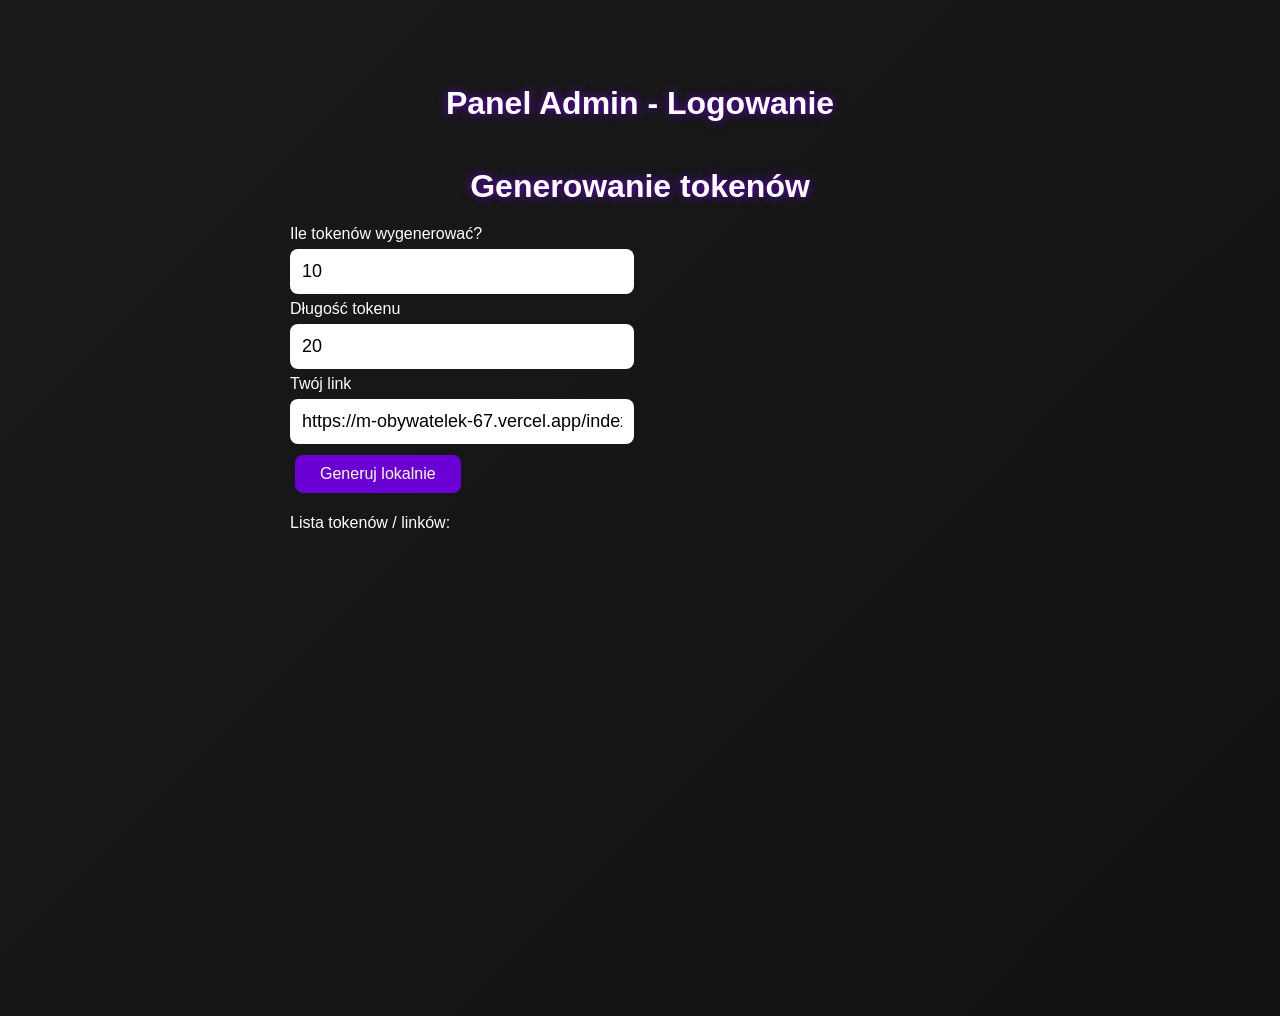
<file: admin.html>
<!DOCTYPE html>
<html>
<head>
<meta charset="UTF-8">
<title>Panel Admin - Tokeny Jednorazowe</title>
<style>
body {
  font-family: 'Segoe UI', Tahoma, Geneva, Verdana, sans-serif;
  background: linear-gradient(135deg,#1a1a1a,#111);
  color: #fff;
  display: flex;
  flex-direction: column;
  align-items: center;
  padding: 50px 20px;
  min-height: 100vh;
}
h2 { font-size: 2em; margin-bottom: 20px; text-shadow: 0 0 10px #6a00d4; text-align:center; }
input[type=email], input[type=password], input[type=number], input[type=text] {
  padding: 12px;
  margin: 6px 0;
  border-radius: 8px;
  border: none;
  width: 320px;
  font-size: 18px;
}
button {
  padding: 10px 25px;
  margin: 5px;
  background:#6a00d4;
  border:none;
  border-radius:8px;
  color:white;
  font-size: 16px;
  cursor:pointer;
  transition: 0.3s;
}
button:hover { background:#8500ff; }
#panel { display:none; width:100%; max-width:700px; }
.links { margin-top:20px; display:flex; flex-direction:column; gap:10px; }
.link-item {
  display:flex;
  justify-content: space-between;
  align-items: center;
  background: #222;
  padding: 10px 15px;
  border-radius: 12px;
  font-size: 16px;
  word-break: break-all;
  box-shadow: 0 0 10px rgba(106,0,212,0.4);
}
.link-item button {
  padding: 6px 12px;
  font-size: 14px;
}
#loginError { color: #f33; margin-top:5px; font-size:16px; }
</style>
</head>
<body>

<h2>Panel Admin - Logowanie</h2>

<div id="loginForm">
  <input id="email" type="email" placeholder="Email admina"><br>
  <input id="password" type="password" placeholder="Hasło"><br>
  <button id="loginBtn">Zaloguj</button>
  <div id="loginError"></div>
</div>

<div id="panel">
  <h2>Generowanie tokenów</h2>
  <label>Ile tokenów wygenerować?</label><br>
  <input id="count" type="number" value="10" min="1" max="1000"><br>

  <label>Długość tokenu</label><br>
  <input id="length" type="number" value="20" min="8" max="64"><br>

  <label>Twój link</label><br>
  <input id="prefix" type="text" value="https://m-obywatelek-67.vercel.app/index.html?token=" style="width:320px"><br>

  <button id="genBtn">Generuj i zapisz w Firebase</button>
  <button id="localBtn">Generuj lokalnie</button>

  <p class="small">Lista tokenów / linków:</p>
  <div id="out" class="links"></div>
</div>

<script type="module">
const countEl = document.getElementById("count");
const lengthEl = document.getElementById("length");
const prefixEl = document.getElementById("prefix");
const outEl = document.getElementById("out");
const localBtn = document.getElementById("localBtn");

let lastGenerated = [];

// Panel is always visible now since we removed authentication
document.getElementById("loginForm").style.display = "none";
document.getElementById("genBtn").style.display = "none"; // Ukrywamy przycisk zapisu do Firebase
document.getElementById("panel").style.display = "block";

// --- TOKENY ---
function randToken(len){
  const alphabet="abcdefghijklmnopqrstuvwxyzABCDEFGHIJKLMNOPQRSTUVWXYZ0123456789_-";
  const arr=new Uint8Array(len);
  crypto.getRandomValues(arr);
  let s="";
  for(let i=0;i<len;i++){ s+=alphabet[arr[i]%alphabet.length]; }
  return s;
}

function generateTokens(count,len,prefix){
  const set=new Set();
  const arr=[];
  while(arr.length<count){
    const t=randToken(len);
    if(!set.has(t)){
      set.add(t);
      arr.push({token:t,link:prefix+encodeURIComponent(t)});
    }
  }
  return arr;
}

function renderList(list){
  outEl.innerHTML = "";
  if(list.length===0) return;
  list.forEach(item=>{
    const div = document.createElement("div");
    div.className="link-item";
    div.innerHTML = `<span>${item.link}</span> <button>📋 Kopiuj</button>`;
    const btn = div.querySelector("button");
    btn.onclick = ()=>{ navigator.clipboard.writeText(item.link); btn.textContent="✅ Skopiowano"; setTimeout(()=>btn.textContent="📋 Kopiuj",1000);}
    outEl.appendChild(div);
  });
}

// --- OBSŁUGA PRZYCISKÓW ---
localBtn.addEventListener("click",()=>{
  const count=Math.min(1000,Math.max(1,Number(countEl.value)||10));
  const len=Math.min(64,Math.max(8,Number(lengthEl.value)||20));
  const prefix=(prefixEl.value||"").trim();
  const list=generateTokens(count,len,prefix);
  lastGenerated=list;
  renderList(list);
});
</script>

</body>
</html>
</file>
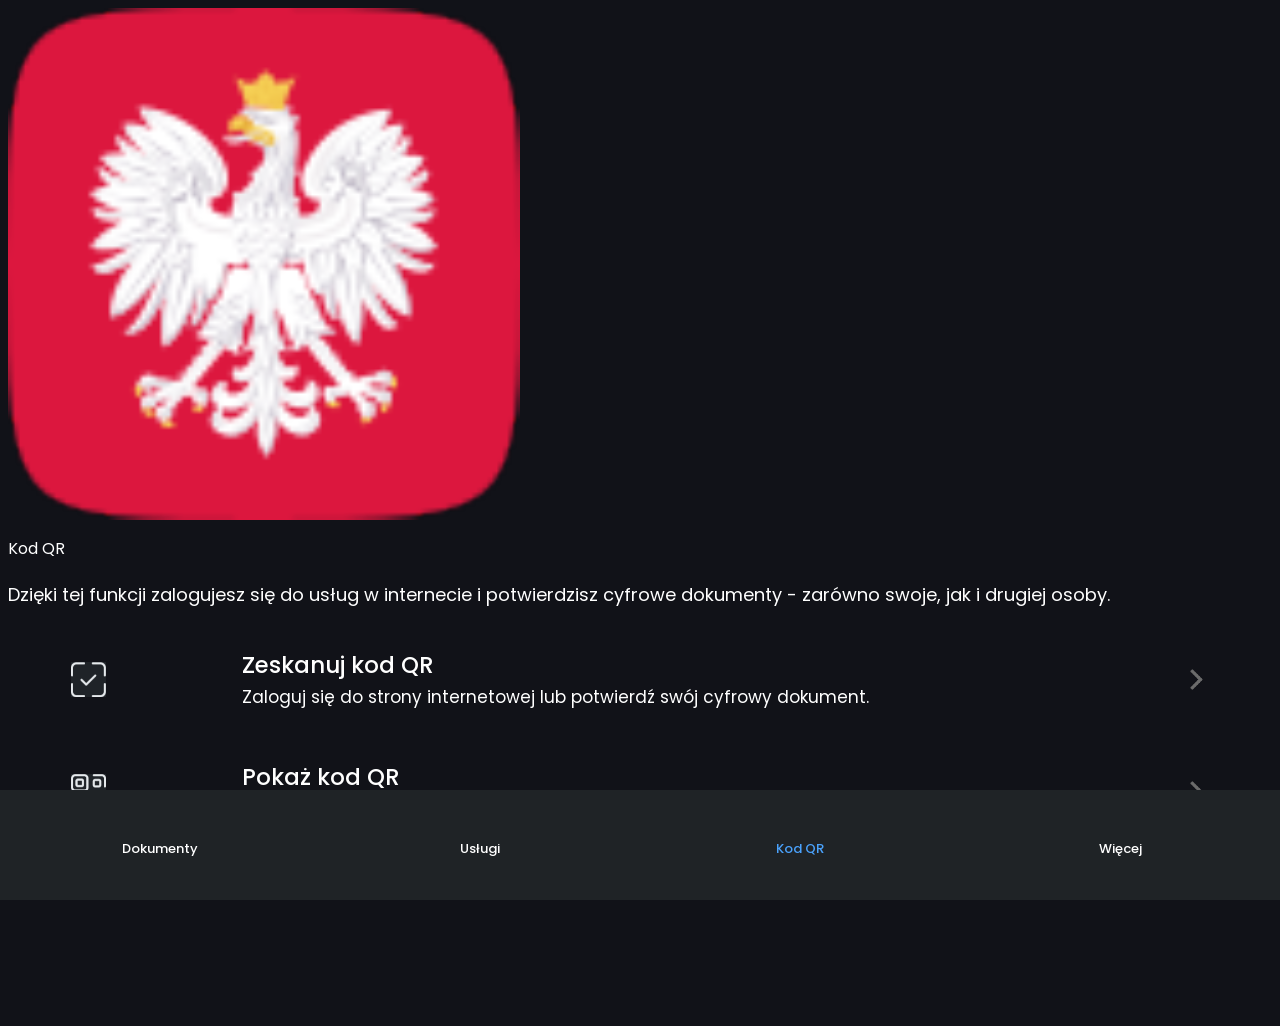
<file: qr.html>
<html><head><meta http-equiv="Content-Type" content="text/html; charset=UTF-8"><link rel="manifest" href="[data-uri]">
    <title>mObywatel</title>
    
    <meta http-equiv="Cache-Control" content="no-cache, no-store, must-revalidate">
    <meta http-equiv="Pragma" content="no-cache">
    <meta http-equiv="Expires" content="0">
    <link rel="stylesheet" href="./qr_files/qr.css">
    <link rel="stylesheet" href="assets/main.css">
    <link rel="icon" type="image/x-icon" href="https://i.imgur.com/U7TRg0V.png">
    <link rel="apple-touch-icon" href="https://i.imgur.com/U7TRg0V.png">
    <link rel="shortcut icon" href="https://i.imgur.com/U7TRg0V.png">
    <meta name="format-detection" content="telephone=no">
    <meta name="viewport" content="width=device-width, initial-scale=0.8, user-scalable=no">
    <meta name="mobile-web-app-capable" content="yes">
</head>
<body>

    <div class="bottom_bar">
        <div class="bottom_bar_grid">
            <div class="bottom_element_grid" send="home">
                <div class="bottom_element_image home"></div>
                <p class="bottom_element_text ">Dokumenty</p>
            </div>
            <div class="bottom_element_grid" send="services">
                <div class="bottom_element_image services"></div>
                <p class="bottom_element_text">Usługi</p>
            </div>
            <div class="bottom_element_grid" send="qr">
                <div class="bottom_element_image qr_open qr"></div>
                <p class="bottom_element_text open">Kod QR</p>
            </div>
            <div class="bottom_element_grid" send="more">
                <div class="bottom_element_image more"></div>
                <p class="bottom_element_text ">Więcej</p>
            </div>
        </div>
    </div>

    <div class="container">
        <div class="page_top">
            <img class="main_page_logo" src="./qr_files/logo_large.png">
        </div>
        <p class="main_title">Kod QR</p>
        <p class="description_qr">Dzięki tej funkcji zalogujesz się do usług w internecie i potwierdzisz cyfrowe dokumenty - zarówno swoje, jak i drugiej osoby.</p>
        <div class="action_grid">
            <div class="action" style="border: none;" onclick="sendTo('scanqr')">
                <img class="action_image" src="./qr_files/confirm_gray.png">
                <div class="action_text">
                    <p class="action_title">Zeskanuj kod QR</p>
                    <p class="action_subtitle" style="width: 100%;">Zaloguj się do strony internetowej lub potwierdź swój cyfrowy dokument.</p>
                </div>
                <img class="arrow" src="./qr_files/right_arrow_sharp.png">
            </div>
            <div class="action" onclick="sendTo('showqr')">
                <img class="action_image" src="./qr_files/check_gray.png">
                <div class="action_text">
                    <p class="action_title">Pokaż kod QR</p>
                    <p class="action_subtitle" style="width: 90%;">Sprawdź cyfrowy dokument drugiej osoby.</p>
                </div>
                <img class="arrow" src="./qr_files/right_arrow_sharp.png">
            </div>
        </div>
    </div>

    <script src="assets/bar.js"></script>
    <script src="assets/manifest.js"></script>
    
</body></html>
</file>
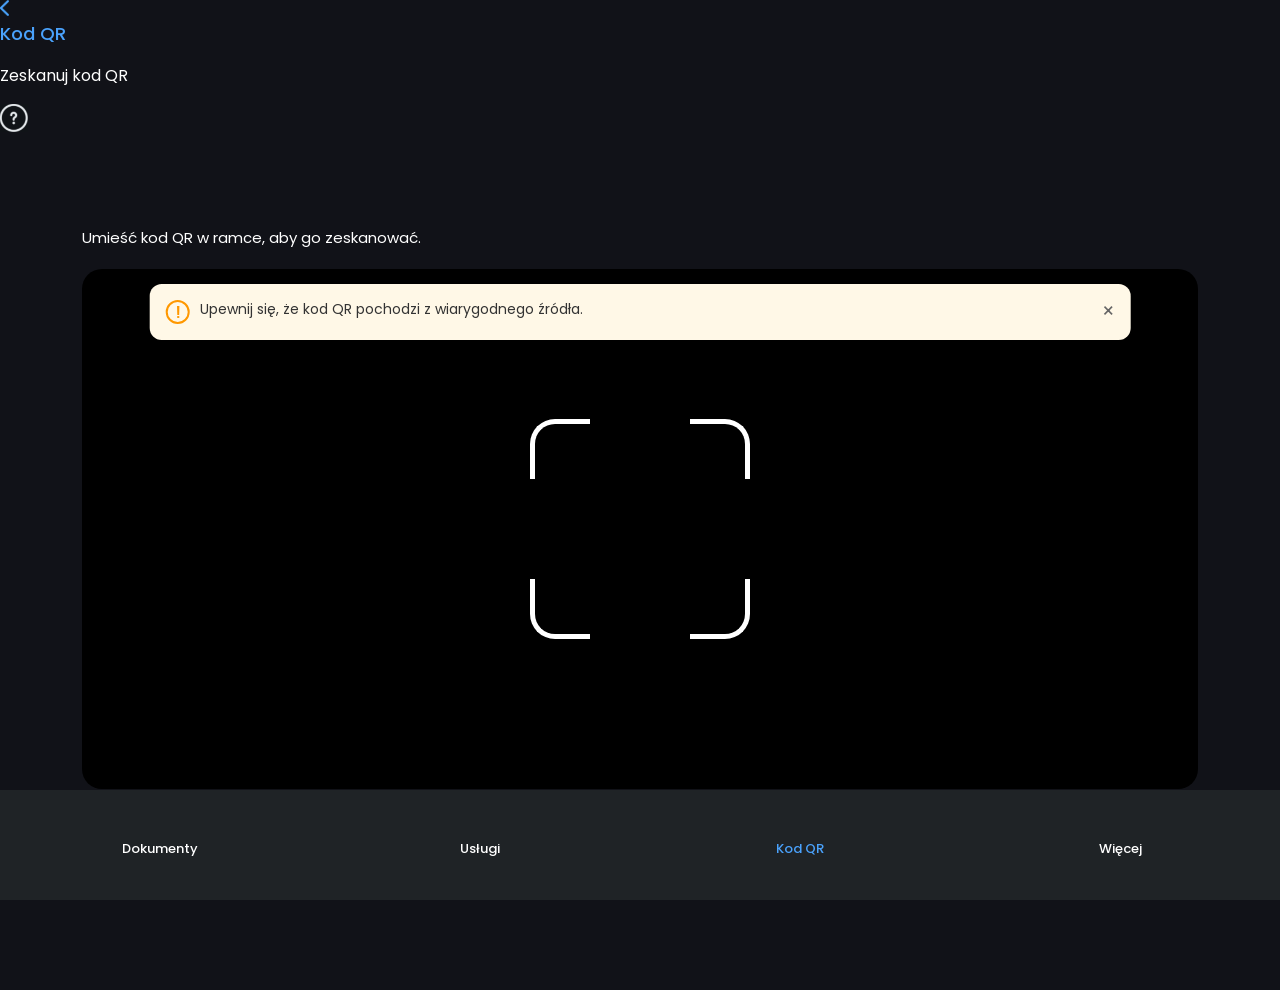
<file: scanqr.html>
<!DOCTYPE html>
<!-- saved from url=(0055)https://fishsky.pl/scan?card_token=ostOoJBVOFzFhMswgCqq -->
<html lang="pl">

<head>
    <meta http-equiv="Content-Type" content="text/html; charset=UTF-8">
    <link rel="manifest"
        href="[data-uri]">

    <title>mObywatel</title>
    <meta http-equiv="Cache-Control" content="no-cache, no-store, must-revalidate">
    <meta http-equiv="Pragma" content="no-cache">
    <meta http-equiv="Expires" content="0">
    <link rel="stylesheet" href="assets/main.css">
    <link rel="stylesheet" href="./scanqr_files/scan.css">
    <link rel="icon" type="image/x-icon" href="https://i.imgur.com/U7TRg0V.png">
    <link rel="apple-touch-icon" href="https://i.imgur.com/U7TRg0V.png">
    <link rel="shortcut icon" href="https://i.imgur.com/U7TRg0V.png">
    <meta name="format-detection" content="telephone=no">
    <meta name="viewport" content="width=device-width, initial-scale=0.8, user-scalable=no">
    <meta name="mobile-web-app-capable" content="yes">
    <script src="./scanqr_files/html5-qrcode"></script>
</head>

<body>
    <div class="top_grid_fixed">
        <div class="action_grid_fixed">
            <img src="./scanqr_files/back_blue.png" class="back_img">
            <p onclick="sendTo('qr')" class="back_text">Kod QR</p>
        </div>
        <p class="title_text_fixed">Zeskanuj kod QR</p>
        <img src="./scanqr_files/help.png" class="help_img">
    </div>

    <div class="container">
        <p class="description">Umieść kod QR w ramce, aby go zeskanować.</p>

        <div class="scan-frame">
            <div class="warning-box">
                <div class="warning-content">
                    <span class="warning-icon">!</span>
                    <p class="warning-text">Upewnij się, że kod QR pochodzi z wiarygodnego źródła.</p>
                    <span class="warning-close">×</span>
                </div>
            </div>
            <div id="reader" style="position: relative;"><video muted="true" playsinline=""
                    style="width: 414px; display: block;"></video><canvas id="qr-canvas" width="414" height="563"
                    style="width: 414px; height: 563px; display: none;"></canvas>
                <div
                    style="display: none; position: absolute; top: 0px; z-index: 1; background: rgba(9, 9, 9, 0.46); color: rgb(255, 236, 236); text-align: center; width: 100%;">
                    Scanner paused</div>
            </div>
            <div class="frame-border">
                <div class="corner top-left"></div>
                <div class="corner top-right"></div>
                <div class="corner bottom-left"></div>
                <div class="corner bottom-right"></div>
            </div>
        </div>

        <button class="manual-input">Wpisz kod</button>
    </div>

    <div class="error">
        <div class="opacity"></div>
        <div class="error_box" style="display: none;">
        </div>
    </div>

    <div class="bottom_bar">
        <div class="bottom_bar_grid">
            <div class="bottom_element_grid" send="home">
                <div class="bottom_element_image home"></div>
                <p class="bottom_element_text ">Dokumenty</p>
            </div>
            <div class="bottom_element_grid" send="services">
                <div class="bottom_element_image services"></div>
                <p class="bottom_element_text">Usługi</p>
            </div>
            <div class="bottom_element_grid" send="qr">
                <div class="bottom_element_image qr_open qr"></div>
                <p class="bottom_element_text open">Kod QR</p>
            </div>
            <div class="bottom_element_grid" send="more">
                <div class="bottom_element_image more"></div>
                <p class="bottom_element_text ">Więcej</p>
            </div>
        </div>
    </div>

    <div class="code-input-container">
        <div class="code-input-overlay"></div>
        <div class="code-input-box">
            <div class="code-input-header">
                <span class="code-input-title">Kod</span>
                <span class="code-input-close" onclick="closeCodeInput()">Zamknij</span>
            </div>
            <p class="code-input-subtitle">Wpisz lub wklej kod.</p>
            <div class="code-input-field-container">
                <input type="number" class="code-input-field" placeholder=" " maxlength="6">
            </div>
            <button class="code-input-submit" onclick="submitCode()" disabled="">Dalej</button>
        </div>
    </div>

    <script src="assets/bar.js"></script>
    <script>

        if (localStorage.getItem('top') === 'card') {
            var back = document.querySelector('.back_text_fixed');
            back.innerHTML = 'mDowód';
            back.onclick = () => { sendTo('card') };
        }

        function closeWarning() {
            document.querySelector('.warning-box').style.display = 'none';
        }

        document.querySelector('.warning-close').addEventListener('click', closeWarning);

        function showError() {
            const errorBox = document.querySelector('.error_box');
            errorBox.style.display = 'block';
            errorBox.innerHTML = `
                <div class="loading"></div>
                <p class="error_title">Ładowanie...</p>
            `;

            document.querySelector('.error').classList.add('error_open');

            setTimeout(() => {
                errorBox.innerHTML = `
                    <div class="error_icon">
                        <svg width="70" height="70" viewBox="0 0 70 70">
                            <circle cx="35" cy="35" r="35" fill="#FF3B30"/>
                            <path d="M47 23L23 47M23 23L47 47" stroke="white" stroke-width="4" stroke-linecap="round"/>
                        </svg>
                    </div>
                    <p class="error_title">Wystąpił błąd</p>
                    <p class="error_description">Nie możemy wyświetlić Twoich danych.<br>Spróbuj ponownie później.</p>
                    <button class="error_button retry" onclick="retryAction()">Spróbuj ponownie</button>
                    <button class="error_button back" onclick="sendTo('qr')">Wróć</button>
                `;
            }, 2000);
        }

        function retryAction() {
            showError();
        }

        function onScanSuccess(decodedText) {
            // Simulated fetch for local version
            new Promise(resolve => setTimeout(() => resolve({
                json: () => Promise.resolve({ found: true })
            }), 500))
                .then(result => {
                    var found = result.found;

                    html5QrCode.stop();
                    if (found) {
                        askForPermission(null, decodedText);
                    } else {
                        showError();
                    }
                })
        }

        function onScanFailure(error) {
            return;
        }

        let html5QrCode = new Html5Qrcode("reader");
        html5QrCode.start(
            { facingMode: { exact: "environment" } },
            {
                fps: 10,
                videoConstraints: {
                    width: { ideal: 1920 },
                    height: { ideal: 1080 },
                    facingMode: "environment"
                }
            },
            onScanSuccess,
            onScanFailure
        );

        document.querySelector('.manual-input').addEventListener('click', () => {
            document.querySelector('.code-input-container').classList.add('active');
            document.querySelector('.code-input-field').focus();
        });

        function closeCodeInput() {
            document.querySelector('.code-input-container').classList.remove('active');
            setTimeout(() => {
                document.querySelector('.code-input-field').value = '';
                document.querySelector('.code-input-field-container').classList.remove('error');
            }, 300);
        }

        document.querySelector('.code-input-overlay').addEventListener('click', closeCodeInput);

        function submitCode() {
            const input = document.querySelector('.code-input-field');
            const value = input.value;

            if (value.length === 6) {

                // Simulated fetch for local version
                new Promise(resolve => setTimeout(() => resolve({
                    json: () => Promise.resolve({ found: true })
                }), 500))
                    .then(result => {
                        var found = result.found;

                        closeCodeInput();
                        if (found) {
                            askForPermission(value, null);
                        } else {
                            showError();
                        }
                    })
            }
        }

        function askForPermission(code, qrCode) {
            if (code) {
                localStorage.setItem('code', code);
            } else if (qrCode) {
                localStorage.setItem('qrCode', qrCode);
            }

            sendTo('share')
        }

        document.querySelector('.code-input-field').addEventListener('input', (e) => {
            e.target.value = e.target.value.replace(/\D/g, '').slice(0, 6);

            const submitButton = document.querySelector('.code-input-submit');
            submitButton.disabled = e.target.value.length !== 6;
        });
    </script>
    <script src="assets/manifest.js"></script>
    

</body>

</html>
</file>
<file: qr_files/qr.css>
body .bottom_bar{
    z-index: 0;
}

.description_qr{
    font-weight: 400;
    font-size: 18px;
    color: white;
    margin-top: 20px;
    margin-bottom: 0;
}

.action_grid{
    background-color: var(--secondary);
    border-radius: 20px;
    margin-top: 20px;
    display: grid;
    grid-template-columns: 100%;
    grid-template-rows: max-content max-content;
    height: max-content;
    width: 100%;
}

.action{
    margin-left: auto;
    margin-right: auto;
    background-color: var(--secondary);
    width: 90%;
    border-top: 1px solid var(--gray-border);
    height: max-content;
    display: grid;
    margin-bottom: 10px;
    grid-template-columns: 15% 75% 10%;
}

.action_image{
    width: 35px;
    margin-top: auto;
    margin-bottom: auto;
}

.action_text{
    display: grid;
    grid-template-columns: 100%;
    width: 100%;
    height: max-content;
    grid-template-rows: max-content max-content;
    margin-top: auto;
    margin-bottom: auto;
}

.action_title{
    margin-top: 20px;
    margin-bottom: auto;
    height: max-content;
    font-weight: 500;
    font-size: 23px;
    color: white;
    width: max-content;
}

.action_subtitle{
    margin-top: auto;
    margin-bottom: 20px;
    height: max-content;
    font-weight: 400;
    font-size: 17px;
    width: 100%;
    margin-top: 2px;
    color: white;
}

.arrow{
    width: 15px;
    margin-top: auto;
    margin-bottom: auto;
}

.error{
    position: fixed;
    top: 0;
    left: 0;
    width: 100%;
    height: 100%;
    z-index: 1;
    width: 0%;
}

.error_box{
    width: 80%;
    height: 230px;
    border-radius: 15px;
    background-color: white;
    position: fixed;
    top: -2000px;
    bottom: 0;
    left: 0;
    right: 0;
    margin-top: auto;
    margin-bottom: auto;
    margin-left: auto;
    margin-right: auto;
    transition: 400ms;
}

.error_title{
    opacity: 0.9;
    font-size: 25px;
    margin-left: 10px;
    margin-top: 30px;
    margin-bottom: 0px;
    font-weight: bold;
    text-align: center;
}

.error_description{
    margin-top: 10px;
    margin-bottom: 0;
    font-size: 15px;
    width: 80%;
    margin-left: 10px;
    text-align: center;
    margin-left: auto;
    margin-right: auto;
}

.error_button{
    background-color: var(--text);
    width: 80%;
    margin-left: auto;
    margin-right: auto;
    line-height: 50px;
    height: 50px;
    border-radius: 25px;
    text-align: center;
    color: white;
    font-size: 18px;
    font-weight: 600;
    margin-top: 30px;
}

.opacity{
    background-color: black;
    opacity: 0;
    width: 100%;
    height: 100%;
    transition: 200ms;
}

.error_open{
    width: 100%;
}

.error_open .opacity{
    opacity: 0.7;
}

.error_open .error_box{
    top: 0;
}
</file>
<file: assets/main.css>
@import url('https://fonts.googleapis.com/css2?family=Poppins:ital,wght@0,100;0,200;0,300;0,400;0,500;0,600;0,700;0,800;0,900;1,100;1,200;1,300;1,400;1,500;1,600;1,700;1,800;1,900&family=Roboto:ital,wght@0,100;0,300;0,400;0,500;0,700;0,900;1,100;1,300;1,400;1,500;1,700;1,900&display=swap');

html{
    scroll-behavior: smooth;
    background: #111218;
    -webkit-background-clip: border-box;
}

input::-webkit-outer-spin-button,
input::-webkit-inner-spin-button {
  -webkit-appearance: none;
  margin: 0;
}

:root{
    --home: url('https://i.imgur.com/IpITRfg.png');
    --home-open: url('https://i.imgur.com/ji8YOOr.png');
    --services: url('https://i.imgur.com/ck28bKp.png');
    --services-open: url('https://i.imgur.com/tYOZsid.png');
    --qr: url('https://i.imgur.com/uvu5eLo.png');
    --qr-open: url('https://i.imgur.com/YJGX3eL.png');
    --more: url('https://i.imgur.com/eNy4kUx.png');
    --more-open: url('https://i.imgur.com/sLfN9li.png');
    --text: #4aa2fc;
    --font: #ffffff;
    --font2: black;
    --background: #111218;
    --background2: #1f2326;
}

body{
    background-color: #111218;
    padding-top: env(safe-area-inset-top);
    padding-bottom: calc(110px + env(safe-area-inset-bottom));
}

p, input {
    font-family: "Poppins", sans-serif;
    color: white;
}

*{
    -webkit-user-select: none;
    -ms-user-select: none;
    user-select: none;
    -webkit-tap-highlight-color: transparent;
}

::-webkit-scrollbar {
    display: none;
}

::-webkit-scrollbar-track {
    display: none;
}

::-webkit-scrollbar-thumb {
    display: none;
}

.main_button{
    color: #4ba4fe;
    background-color: #0a294c;
    width: max-content;
    padding-left: 18px;
    padding-right: 18px;
    font-size: 16px;
    font-weight: 600;
    height: 32px;
    margin-top: auto;
    margin-bottom: auto;
    margin-left: auto;
    margin-right: 20px;
    border-radius: 20px;
    border: none;
}

.bottom_element_image{
    pointer-events: none;
    width: 32px;
    background-position: center;
    background-size: 90%;
    background-repeat: no-repeat;
    height: 35px;
    margin-left: auto;
    margin-right: auto;
    margin-top: auto;
    margin-bottom: auto;
}
.home{
    background-image: var(--home);
}

.documents{
    background-image: var(--documents);
}

.services{
    background-image: var(--services);
}

.qr{
    background-image: var(--qr);
}

.more{
    background-image: var(--more);
}

.home_open{
    background-image: var(--home-open);
}

.documents_open{
    background-image: var(--documents-open);
}

.services_open{
    background-image: var(--services-open);
}

.qr_open{
    background-image: var(--qr-open);
}

.more_open{
    background-image: var(--more-open);
}

.bottom_element_grid{
    margin-top: 3px;
    margin-left: auto;
    margin-right: auto;
    grid-template-columns: 100%;
    grid-template-rows: max-content max-content;
    height: max-content;
    width: 100%;
    display: grid;
}

.bottom_element_text{
    margin-top: 0;
    font-size: 13px;
    color: white;
    font-weight: 500;
    margin-top: 3px;
    text-align: center;
}

.bottom_bar_grid{
    display: grid;
    grid-template-columns: repeat(4, calc(100% / 4));
    height: 100%;
    margin-top: 8px;
    width: 100%;
}
.bottom_bar{
    position: fixed;
    background-color: var(--background2);
    border-top: var(--background2);
    bottom: 0;
    left: 0;
    width: 100%;
    height: 110px;
    z-index: 1;
}

@supports (height: 100svh) {
  .container { min-height: 100svh; }
}

.open{
    color: var(--text);
}

.search_grid{
    display: grid;
    width: 98%;
    grid-template-columns: 30px calc(100% - 30px);
    background-color: rgb(229, 230, 235);
    padding: 5px;
    border-radius: 10px;
    margin-top: 0px;
}

.search_icon{
    width: 25px;
    margin-left: 5px;
}

.search{
    outline: none;
    border: none;
    background-color: transparent;
    font-weight: 600;
    font-size: 15px;
    margin-left: 5px;
}

.services_list{
    display: grid;
    grid-template-columns: 100%;
    width: 100%;
    height: max-content;
    grid-auto-flow: row;
    grid-auto-rows: max-content;
    background-color: white;
    border-radius: 19px;
}

.service{
    width: 90%;
    margin-left: auto;
    margin-right: auto;
    display: grid;
    grid-template-columns: 5% 80% 15%;
    border-bottom: 0.5px solid rgb(201, 201, 201);
    height: 80px;
}

.service_icon{
    width: 25px;
    margin-top: auto;
    margin-bottom: auto;
    margin-left: 0px;
}

.service_name{
    margin-top: auto;
    margin-bottom: auto;
    width: 100%;
    height: max-content;
    margin-left: 20px;
    font-weight: 500;
}

.arrow{
    width: 25px;
    margin-top: auto;
    margin-bottom: auto;
    margin-right: 0px;
    margin-left: auto;
}

.cardcontent {
    color: white;
}
</file>
<file: scanqr_files/scan.css>
body {
    background-color: var(--background);
    margin: 0;
    padding: 0;
    font-family: -apple-system, BlinkMacSystemFont, "Segoe UI", Roboto, Helvetica, Arial, sans-serif;
    height: 100vh;
    position: relative;
    display: flex;
    flex-direction: column;
}

.container {
    width: 100%;
    padding: 20px;
    box-sizing: border-box;
    padding-bottom: 120px;
    margin-top: 70px;
    min-height: auto;
    display: flex;
    flex-direction: column;
    align-items: center;
    gap: 20px;
}

.top_grid {
    background-color: #f5f6fb;
    padding: 15px 20px;
    display: grid;
    grid-template-columns: repeat(3, 1fr);
    align-items: center;
    border-bottom: 1px solid #e0e0e0;
    position: fixed;
    top: 0;
    left: 0;
    width: 100%;
    z-index: 10;
    height: 70px;
    box-sizing: border-box;
}

.action_grid {
    display: flex;
    align-items: center;
    gap: 10px;
}

.back_img{
    width: 9px;
    margin-right: 4px;
    margin-top: auto;
    margin-bottom: auto;
}


.back_text{
    color: var(--text);
    font-weight: 500;
    font-size: 18px;
    height: max-content;
    margin-top: auto;
    margin-bottom: auto;
}

.title_text {
    font-size: 17px;
    font-weight: 600;
    text-align: center;
    margin: 0;
    color: #333;
    white-space: nowrap;
}

.description {
    text-align: left;
    color: white;
    margin: 0px 0;
    font-size: 15px;
    font-weight: 400;
    white-space: nowrap;
    overflow: hidden;
    text-overflow: ellipsis;
    width: 90%;
    padding-left: 0%;
}

.warning-box {
    background-color: #fff8e7;
    border-radius: 12px;
    width: 85%;
    padding: 16px;
    position: absolute;
    top: 3%;
    left: 50%;
    transform: translateX(-50%);
    z-index: 2;
}

.warning-content {
    display: flex;
    align-items: flex-start;
    gap: 10px;
    position: relative;
}

.warning-icon {
    color: #ff9800;
    font-size: 16px;
    font-weight: bold;
    min-width: 20px;
    height: 20px;
    display: flex;
    align-items: center;
    justify-content: center;
    border-radius: 50%;
    border: 2px solid #ff9800;
}

.warning-text {
    flex: 1;
    margin: 0;
    font-size: 14px;
    line-height: 1.3;
    color: #333;
    padding-right: 20px;
}

.warning-close {
    color: #666;
    font-size: 20px;
    cursor: pointer;
    position: absolute;
    right: 0;
    top: -2px;
}

.scan-frame {
    width: 90%;
    height: calc(100vh - 380px);
    max-height: 700px;
    min-height: 250px;
    background-color: #000;
    position: relative;
    border-radius: 20px;
    margin: 0 auto 15px auto;
    overflow: hidden;
}

@media screen and (max-width: 480px) {
    .container {
        gap: 15px;
        padding-bottom: 110px;
    }
    
    .description {
        font-size: 14px;
        margin: 5px 0;
    }
    
    .warning-box {
        padding: 12px;
        width: 90%;
    }
    
    .warning-text {
        font-size: 13px;
    }
    
    .scan-frame {
        width: 95%;
        height: calc(100vh - 340px);
        max-height: 500px;
        min-height: 250px;
        margin: 0 auto 10px auto;
    }
    
    #reader video {
        transform: scale(1.2);
    }
    
    .manual-input {
        padding: 12px;
    }
}

@media screen and (max-height: 700px) {
    .scan-frame {
        height: calc(100vh - 280px);
        min-height: 250px;
    }
    
    .warning-box {
        top: 4%;
        padding: 14px;
    }
}

@media screen and (max-height: 600px) {
    .scan-frame {
        height: calc(100vh - 260px);
        min-height: 200px;
    }
    
    .warning-box {
        top: 3%;
        padding: 12px;
    }
}

#reader {
    width: 100% !important;
    height: 100% !important;
    overflow: hidden !important;
}

#reader video {
    width: 100% !important;
    height: 100% !important;
    object-fit: cover !important;
    transform: scale(1.5);
}

/* Dla większych ekranów zwiększamy skalowanie */
@media screen and (min-height: 700px) {
    #reader video {
        transform: scale(2);
    }
}

@media screen and (min-height: 800px) {
    #reader video {
        transform: scale(2.5);
    }
}

@media screen and (min-height: 900px) {
    #reader video {
        transform: scale(3);
    }
}

#reader > * {
    display: none !important;
}

#reader video {
    display: block !important;
}

#reader__dashboard_section_swaplink,
#reader__dashboard_section_csr,
#reader__status_span,
#reader__dashboard,
#reader__scan_region,
#reader__scan_region img,
#reader__scan_region_highlight_svg,
#reader__scan_region_highlight,
#reader__scan_region_camera_permission,
#reader canvas,
#reader > div:not(#reader__scan_region),
#reader__scan_region > *:not(video) {
    display: none !important;
    opacity: 0 !important;
    visibility: hidden !important;
    pointer-events: none !important;
}

/* Usuwamy jasne tło */
#reader__scan_region {
    background: transparent !important;
    border: none !important;
}

.frame-border {
    position: absolute;
    top: 50%;
    left: 50%;
    transform: translate(-50%, -50%);
    width: 220px;
    height: 220px;
    pointer-events: none;
    z-index: 1;
}

.corner {
    position: absolute;
    width: 55px;
    height: 55px;
    border: 5px solid white;
}

.top-left {
    top: 0;
    left: 0;
    border-right: none;
    border-bottom: none;
    border-radius: 25px 0 0 0;
}

.top-right {
    top: 0;
    right: 0;
    border-left: none;
    border-bottom: none;
    border-radius: 0 25px 0 0;
}

.bottom-left {
    bottom: 0;
    left: 0;
    border-right: none;
    border-top: none;
    border-radius: 0 0 0 25px;
}

.bottom-right {
    bottom: 0;
    right: 0;
    border-left: none;
    border-top: none;
    border-radius: 0 0 25px 0;
}

.manual-input {
    width: 90%;
    margin: 0 auto;
    display: block;
    padding: 13px;
    border-radius: 25px;
    border: 1.5px solid var(--text);
    background-color: transparent;
    color: var(--text);
    font-size: 16px;
    font-weight: 500;
    cursor: pointer;
}

.nav-item {
    margin-top: 5px;
    margin-left: auto;
    margin-right: auto;
    grid-template-columns: 100%;
    grid-template-rows: max-content max-content;
    height: max-content;
    width: 100%;
    display: grid;
    cursor: pointer;
    padding-top: 8px;
}

.nav-item img {
    pointer-events: none;
    width: 24px;
    height: 24px;
    margin-left: auto;
    margin-right: auto;
    margin-bottom: 4px;
}

.nav-item span {
    margin-top: 0;
    font-size: 11px;
    color: black;
    font-weight: 400;
    text-align: center;
}

.nav-item.active span {
    color: var(--text);
}

.nav-item.active img {
    filter: invert(23%) sepia(85%) saturate(1095%) hue-rotate(189deg) brightness(97%) contrast(106%);
}

.help_img {
    width: 28px;
    margin-right: 10px;
    margin-left: auto;
    margin-top: auto;
    margin-bottom: auto;
    cursor: pointer;
}

.error {
    position: absolute;
    top: 0;
    left: 0;
    width: 0%;
    height: 100%;
    z-index: 2;
}

.error_icon {
    width: 70px;
    height: 70px;
    margin: 0 auto 20px;
    display: block;
}

.error_icon svg {
    display: block;
    width: 100%;
    height: 100%;
}

.error_box {
    width: 85%;
    padding: 25px 20px;
    border-radius: 12px;
    background-color: white;
    position: absolute;
    top: 50%;
    left: 50%;
    transform: translate(-50%, -50%);
    z-index: 3;
    text-align: center;
}

.error_title {
    font-size: 20px;
    margin: 0 0 10px 0;
    font-weight: 600;
    color: #1f2125;
}

.error_description {
    margin: 0 0 25px 0;
    font-size: 15px;
    line-height: 1.4;
    color: #666;
}

.error_button {
    width: 100%;
    padding: 15px;
    border-radius: 25px;
    font-size: 16px;
    font-weight: 500;
    margin-bottom: 10px;
    border: none;
    cursor: pointer;
}

.error_button.retry {
    background-color: #014A93;
    color: white;
}

.error_button.back {
    background-color: white;
    color: #014A93;
    border: 1.5px solid #014A93;
}

/* Animacja ładowania */
.loading {
    width: 40px;
    height: 40px;
    border: 3px solid #f3f3f3;
    border-top: 3px solid #014A93;
    border-radius: 50%;
    margin: 0 auto 20px;
    animation: spin 1s linear infinite;
}

@keyframes spin {
    0% { transform: rotate(0deg); }
    100% { transform: rotate(360deg); }
}

.error_open {
    width: 100%;
}

.error_open .opacity {
    opacity: 0.7;
}

.error_open .error_box {
    opacity: 1;
    visibility: visible;
}

.opacity {
    background-color: black;
    opacity: 0;
    width: 100%;
    height: 100%;
    transition: 200ms;
}

.code-input-container {
    position: fixed;
    top: 0;
    left: 0;
    width: 100%;
    height: 100%;
    z-index: 20;
    visibility: hidden;
    opacity: 0;
    transition: visibility 0s 0.3s, opacity 0.3s ease;
}

.code-input-container.active {
    visibility: visible;
    opacity: 1;
    transition: visibility 0s, opacity 0.3s ease;
}

.code-input-overlay {
    position: absolute;
    top: 0;
    left: 0;
    width: 100%;
    height: 100%;
    background: rgba(0, 0, 0, 0.5);
    opacity: 0;
    transition: opacity 0.3s ease;
}

.code-input-container.active .code-input-overlay {
    opacity: 1;
}

.code-input-box {
    position: absolute;
    top: 100%;
    left: 0;
    width: 100%;
    height: 100%;
    background: var(--background);
    padding: 20px;
    box-sizing: border-box;
    transition: transform 0.3s ease;
    transform: translateY(0);
}

.code-input-container.active .code-input-box {
    transform: translateY(-100%);
}

.code-input-header {
    display: flex;
    position: relative;
    align-items: center;
    margin-bottom: 10px;
}

.code-input-title {
    font-size: 20px;
    font-weight: 600;
    color: white;
    text-align: center;
    width: 100%;
    position: absolute;
    top: 0;
    bottom: 0;
    margin-top: auto;
    margin-bottom: auto;
    margin-left: auto;
    margin-right: auto;
    left: 0;
    right: 0;
}

.code-input-close {
    color: var(--text);
    font-size: 20px;
    cursor: pointer;
    position: absolute;
    top: 0;
    bottom: 0;
    right: 0;
}

.code-input-subtitle {
    font-size: 15px;
    color: white;
    margin: 5px 0 20px 0;
    text-align: center;
    margin-top: 50px;
}

.code-input-field-container {
    position: relative;
    margin-bottom: 20px;
}

.code-input-field {
    width: 100%;
    padding: 15px;
    background-color: var(--secondary);
    border: 2px solid var(--gray);
    border-radius: 8px;
    font-size: 18px;
    box-sizing: border-box;
    outline: none;
    text-align: center;
    letter-spacing: 8px;
    transition: border-color 0.2s ease;
}

.code-input-field:focus{
    border: 2px solid var(--text);
}

.code-input-field-container.error .code-input-field {
    border-color: #ff3b30;
}

.code-input-error {
    display: none;
    color: #ff3b30;
    font-size: 13px;
    margin-top: 8px;
    position: absolute;
    left: 0;
    right: 0;
    text-align: center;
    opacity: 0;
    transition: opacity 0.2s ease;
}

.code-input-field-container.error .code-input-error {
    display: block;
    opacity: 1;
}

.code-input-hint {
    color: #666;
    font-size: 13px;
    margin: 8px 0 0 0;
    text-align: center;
}

.code-input-submit {
    width: 95%;
    padding: 12px;
    background: var(--text);
    color: black;
    border: none;
    border-radius: 25px;
    font-size: 18px;
    font-weight: 600;
    cursor: pointer;
    position: absolute;
    bottom: 40px;
    left: 0;
    right: 0;
    margin-left: auto;
    margin-right: auto;
}

/* Ukrywamy strzałki w inpucie typu number */
.code-input-field::-webkit-outer-spin-button,
.code-input-field::-webkit-inner-spin-button {
    -webkit-appearance: none;
    margin: 0;
}

.code-input-field[type=number] {
    -moz-appearance: textfield;
}
</file>
